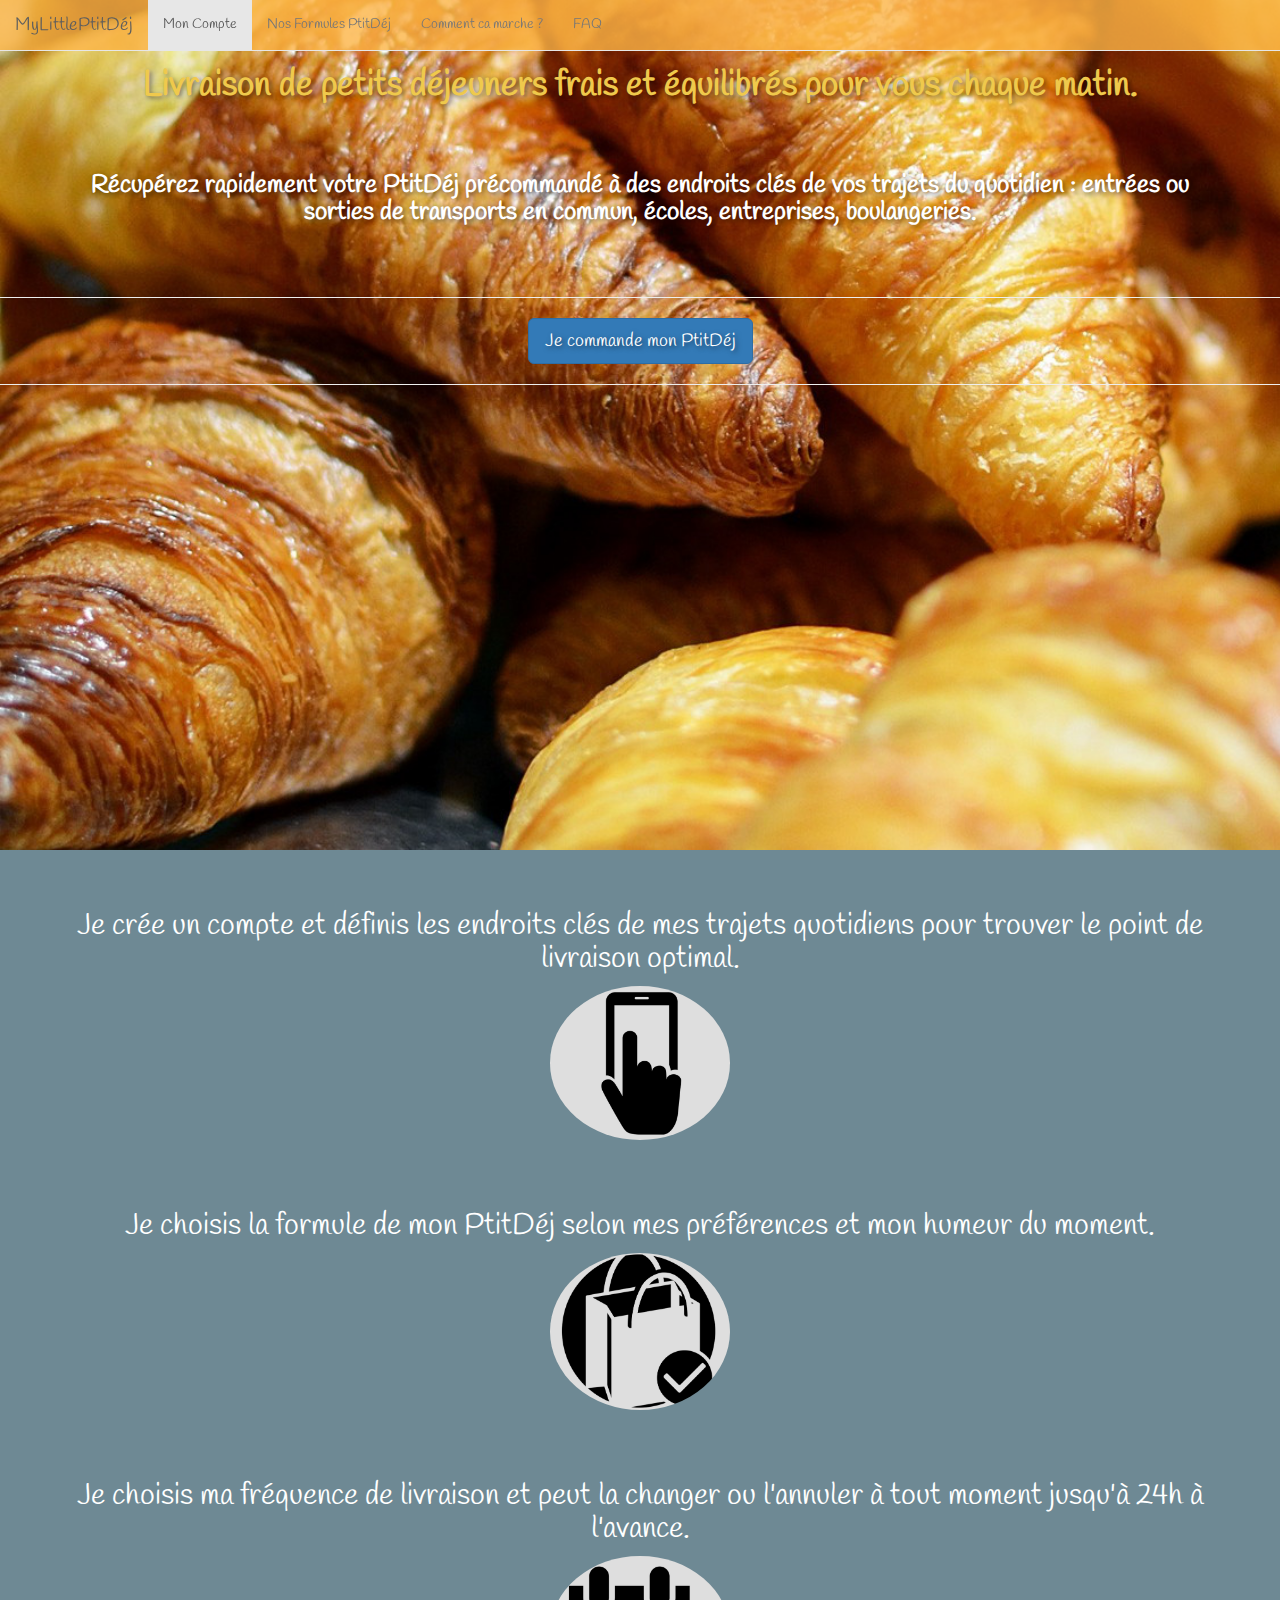
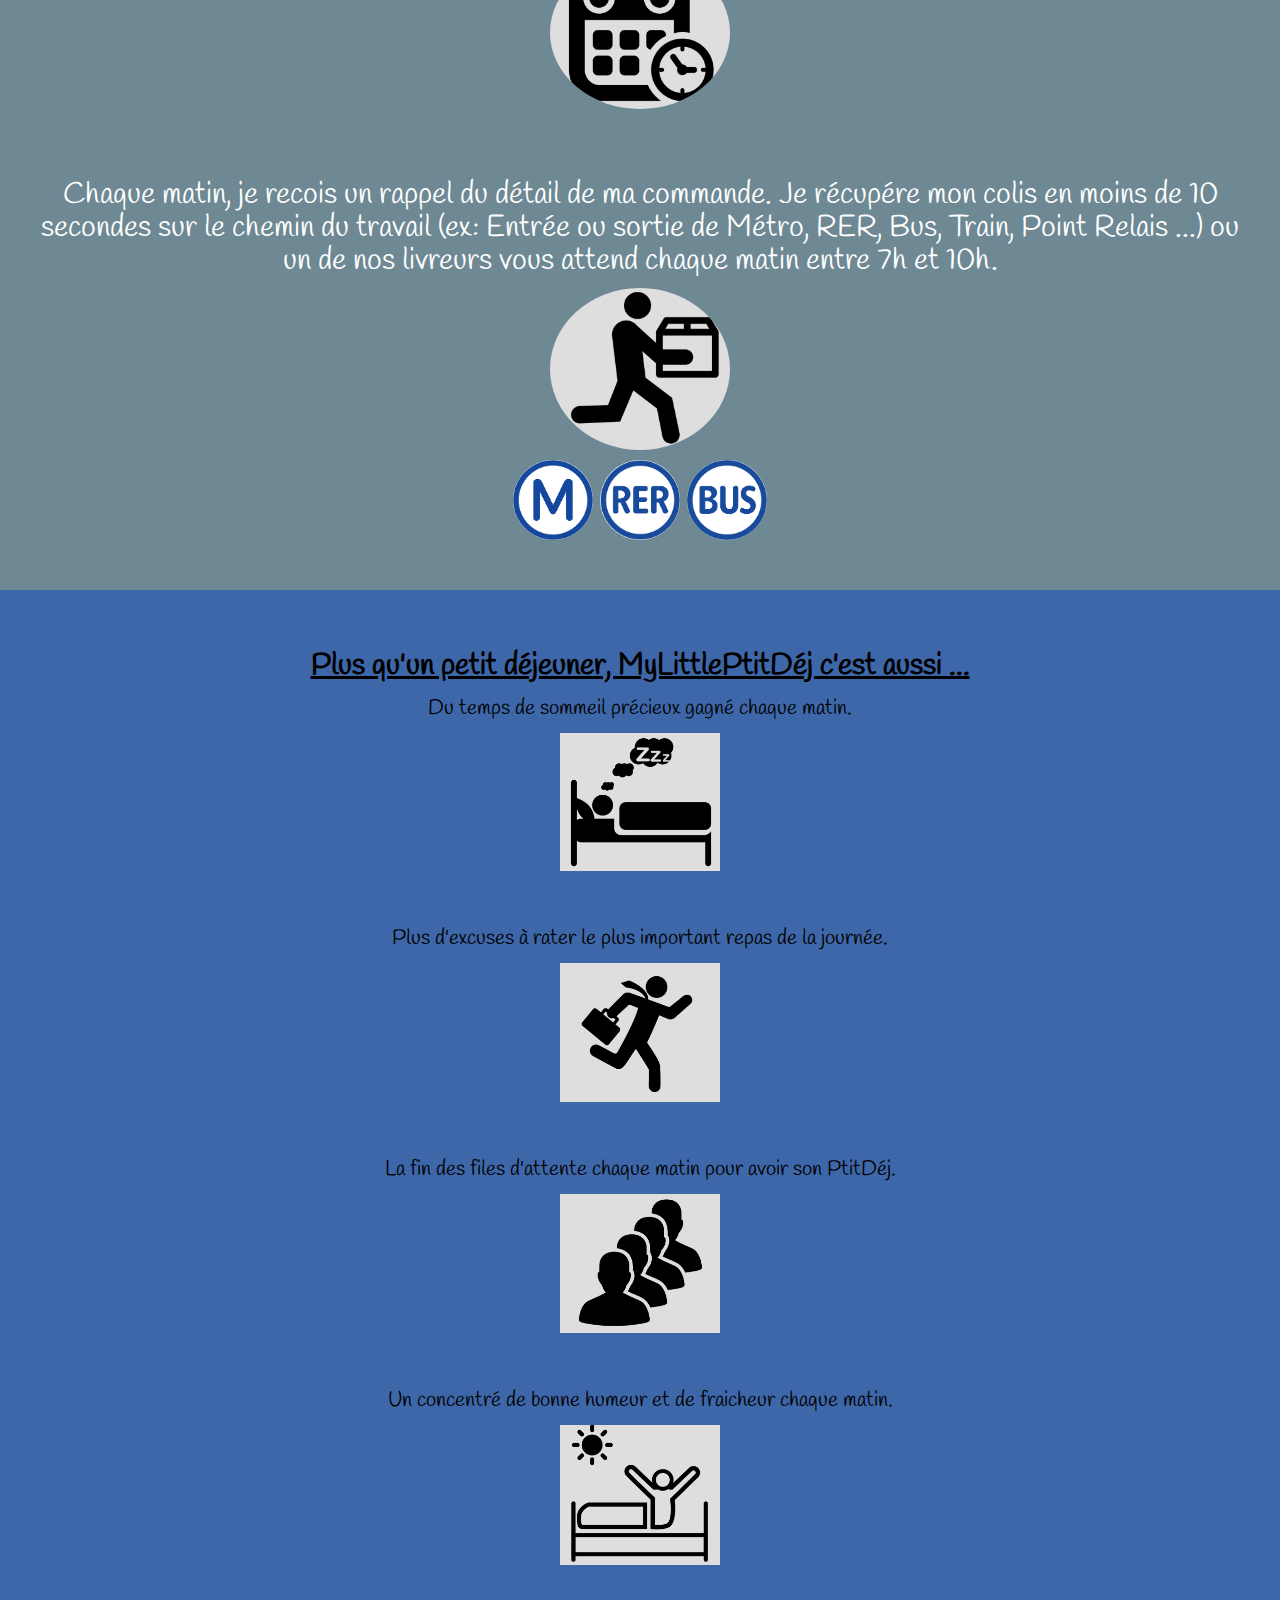
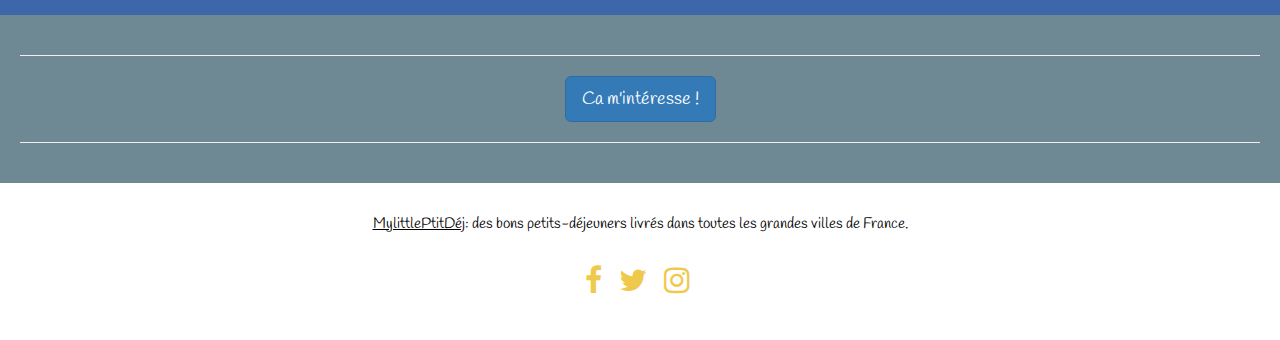
<file: index.html>
<!DOCTYPE html>
<html>
  <head>
    <meta charset="utf-8">
    <meta http-equiv="X-UA-Compatible" content="IE=edge">
    <meta name="viewport" content="width=device-width, initial-scale=1">

    <title> MyLittlePtitDéj - Livraison de PtitDéj sur vos trajets du quotidien </title>

    <link rel="stylesheet" href="https://maxcdn.bootstrapcdn.com/bootstrap/3.2.0/css/bootstrap.min.css">
    <link rel="stylesheet" href="https://maxcdn.bootstrapcdn.com/font-awesome/4.1.0/css/font-awesome.min.css">
    <link href='https://fonts.googleapis.com/css?family=Metal+Mania|Miniver' 
    rel='stylesheet' type='text/css'> 

    <link href='https://fonts.googleapis.com/css?family=Handlee|Lusitana' rel='stylesheet' type='text/css'>

    <link rel="stylesheet" href="https://maxcdn.bootstrapcdn.com/font-awesome/4.4.0/css/font-awesome.min.css">

    <link rel="stylesheet" href="css/style.css">

    <!-- HTML5 Shim and Respond.js IE8 support of HTML5 elements and media queries -->
    <!-- Leave those next 4 lines if you care about users using IE8 -->
    <!--[if lt IE 9]>
      <script src="https://oss.maxcdn.com/html5shiv/3.7.2/html5shiv.min.js"></script>
      <script src="https://oss.maxcdn.com/respond/1.4.2/respond.min.js"></script>
    <![endif]-->
  </head>
  <body>

<nav class="navbar navbar-default navbar-transparent navbar-fixed-top" >
  <div class="container-fluid">
    <!-- Brand and toggle get grouped for better mobile display -->
    <div class="navbar-header">
      <button type="button" class="navbar-toggle collapsed" data-toggle="collapse" data-target="#bs-example-navbar-collapse-1" aria-expanded="false">
        <span class="sr-only">Toggle navigation</span>
        <span class="icon-bar"></span>
        <span class="icon-bar"></span>
        <span class="icon-bar"></span>
      </button>
      <a class="navbar-brand" href="index.html">MyLittlePtitDéj</a>
    </div>

    <!-- Collect the nav links, forms, and other content for toggling -->
    <div class="collapse navbar-collapse" id="bs-example-navbar-collapse-1">
      <ul class="nav navbar-nav">
        <li class="active"><a href="compte.html"> Mon Compte <span class="sr-only">(current)</span></a></li>
        <li><a href="formules.html"> Nos Formules PtitDéj </a></li>
        <li><a href="comment.html"> Comment ca marche ? </a></li>
        <li><a href="faq.html"> FAQ </a></li>
      </ul>

    </div><!-- /.navbar-collapse -->
  </div><!-- /.container-fluid -->
</nav>
   
  <div id="wrapper">

      <h1> 
        <strong>
        
        Livraison de petits déjeuners frais et équilibrés pour vous chaque matin.
       </h1>
        

        <h2>
        Récupérez rapidement votre PtitDéj précommandé à des endroits clés de vos trajets du quotidien : entrées ou sorties de transports en commun, écoles, entreprises, boulangeries. 
        </strong>
      </h2>

      <hr>
<!-- Bouton -->
<div class="text-center"> 
  <a href="#" class="btn btn-primary btn-lg" data-toggle="modal" data-target="#googleForm">
    Je commande mon PtitDéj
  </a>
</div>
<hr>


<!-- Modal -->
<div class="modal fade" id="googleForm" tabindex="-1" role="dialog" aria-labelledby="myModalLabel" aria-hidden="true">
  <div class="modal-dialog">
    <div class="modal-content">
      <div class="modal-header">
        <button type="button" class="close" data-dismiss="modal">    
          <span aria-hidden="true">&times;</span>
          <span class="sr-only">Close</span>
        </button>
      
      </div>
      <div class="modal-body">
        <iframe src="https://docs.google.com/a/edu.escpeurope.eu/forms/d/1CaOHf5HKSIk639AriJfz-B68dnny3dH6Gsuts2WemGc/viewform?embedded=true" width="100%" height="500" frameborder="0" marginheight="0" marginwidth="0">
          Loading...
        </iframe>
      </div>
    </div>
  </div>
</div>


    </div>
<!--
</id>
-->

<div id="process">
  <h2>
  <p>
  Je crée un compte et définis les endroits clés de mes trajets quotidiens pour trouver le point de livraison optimal.
  </p>

  <p>
  <img src="image/phoneordering.png" class="processus" alt="commande par l'appli ou par internet" width=200 px>
  </p>

<div class="spacer">
</div>

  <p>
  Je choisis la formule de mon PtitDéj selon mes préférences et mon humeur du moment.
  </p>

  <p>
  <img src="image/bag.png" class="processus"  alt=" Choix du petit déjeuner" width=200 px>
  </p>

<div class="spacer">
</div>

  <p>
  Je choisis ma fréquence de livraison et peut la changer ou l'annuler à tout moment jusqu'à 24h à l'avance.
  </p>

  <p>
  <img src="image/frequency.png" class="processus" alt="dates et heures de livraison" width=200 px>
  </p>

<div class="spacer">
</div>

  <p>
  Chaque matin, je recois un rappel du détail de ma commande. Je récupére mon colis en moins de 10 secondes sur le chemin du travail (ex: Entrée ou sortie de Métro, RER, Bus, Train, Point Relais ...) ou un de nos livreurs vous attend chaque matin entre 7h et 10h.
  </p>

  <p>
    <img src="image/livraison.png" class="processus" alt="Rappel et réception du colis">
  </p>

  <p>
    <img src="image/metrologo.png" class="transport" alt="Box petit déjeuner">
    <img src="image/rerlogo.png" class="transport" alt="Box petit déjeuner">
    <img src="image/buslogo.png" class="transport" alt="Box petit déjeuner">
  </p>

</div>

<div id="clientNeeds">

    <h2><strong><u>Plus qu'un petit déjeuner, MyLittlePtitDéj c'est aussi ...</u></strong></h2>
    <p>
    Du temps de sommeil précieux gagné chaque matin.
    </p>

    <p>
      <img src="image/sleep.png" width=160 px>
    </p>

<div class="spacer">
</div>

    <p>
    Plus d'excuses à rater le plus important repas de la journée.
    </p>
    <p>
      <img src="image/hurry.png" width=160 px>
    </p>

<div class="spacer">
</div>

    <p>
    La fin des files d'attente chaque matin pour avoir son PtitDéj.
    </p>
     <p>
      <img src="image/queue.png" width=160 px>
    </p>

    <div class="spacer">
</div>

<p>
     Un concentré de bonne humeur et de fraicheur chaque matin.
    </p>
     <p>
      <img src="image/wakeup.png" width=160 px>
    </p>

</div>

<div id="formulaire">

<!--

  <form class="form-inline">
    <div class="form-group">
      <label for="exampleInputName2"> Email</label>
      <input type="email" class="form-control" id="exampleInputEmail2" placeholder="jean.dupont@hotmail.fr">
    </div>
    <div class="form-group">
      <label for="exampleInputEmail2">Numéro de téléphone</label>
      <input type="text" class="form-control" id="exampleInputName2" placeholder="06********">
    </div>
  </form>

-->


<!--
<button type="submit" class="btn btn-primary" data-toggle="modal" data-target="#googleForm"> 
  Informez moi du lancement de MyLittlePtitDéj !</button>
-->


<hr>
<!-- Bouton -->
<div class="text-center"> 
  <a href="#" class="btn btn-primary btn-lg" data-toggle="modal" data-target="#googleForm">
    Ca m'intéresse !
  </a>
</div>
<hr>


<!-- Modal -->
<div class="modal fade" id="googleForm" tabindex="-1" role="dialog" aria-labelledby="myModalLabel" aria-hidden="true">
  <div class="modal-dialog">
    <div class="modal-content">
      <div class="modal-header">
        <button type="button" class="close" data-dismiss="modal">    
          <span aria-hidden="true">&times;</span>
          <span class="sr-only">Close</span>
        </button>
      
      </div>
      <div class="modal-body">
        <iframe src="https://docs.google.com/a/edu.escpeurope.eu/forms/d/1CaOHf5HKSIk639AriJfz-B68dnny3dH6Gsuts2WemGc/viewform?embedded=true" width="100%" height="500" frameborder="0" marginheight="0" marginwidth="0">
          Loading...
        </iframe>
      </div>
    </div>
  </div>
</div>



</div>

<div id="contact">
 
  <div class="container">
    <div class="row">
     

      <div class="col-xs-12">

            <p class="text-center">
              <u>MylittlePtitDéj</u>: des bons petits-déjeuners livrés dans toutes les grandes villes de France.
            </p>

          </div>

          <div class="col-xs-12">
            
            <h2>
            <ul class="list-inline">
              <li>
               <a href="https://facebook.com/mylittleptitdej">
                  <i class="fa fa-facebook"></i>
                
                </a>
              </li>
              <li>
               <a href="https://twitter.com/Mylittleptitdej">
                  <i class="fa fa-twitter"></i>
                </a>
              </li>
              <li>
                <a href="">
                  <i class="fa fa-instagram"></i>
                </a>
              </li>
               </ul>
               </h2>
               </div>
        
      </div>
</div>
</h2>

    <!-- TODO: Here goes your content! -->

    <!-- Including Bootstrap JS (with its jQuery dependency) so that dynamic components work -->
    <script src="https://ajax.googleapis.com/ajax/libs/jquery/1.11.1/jquery.min.js"></script>
    <script src="https://maxcdn.bootstrapcdn.com/bootstrap/3.2.0/js/bootstrap.min.js"></script>
  </body>
</html>
</file>
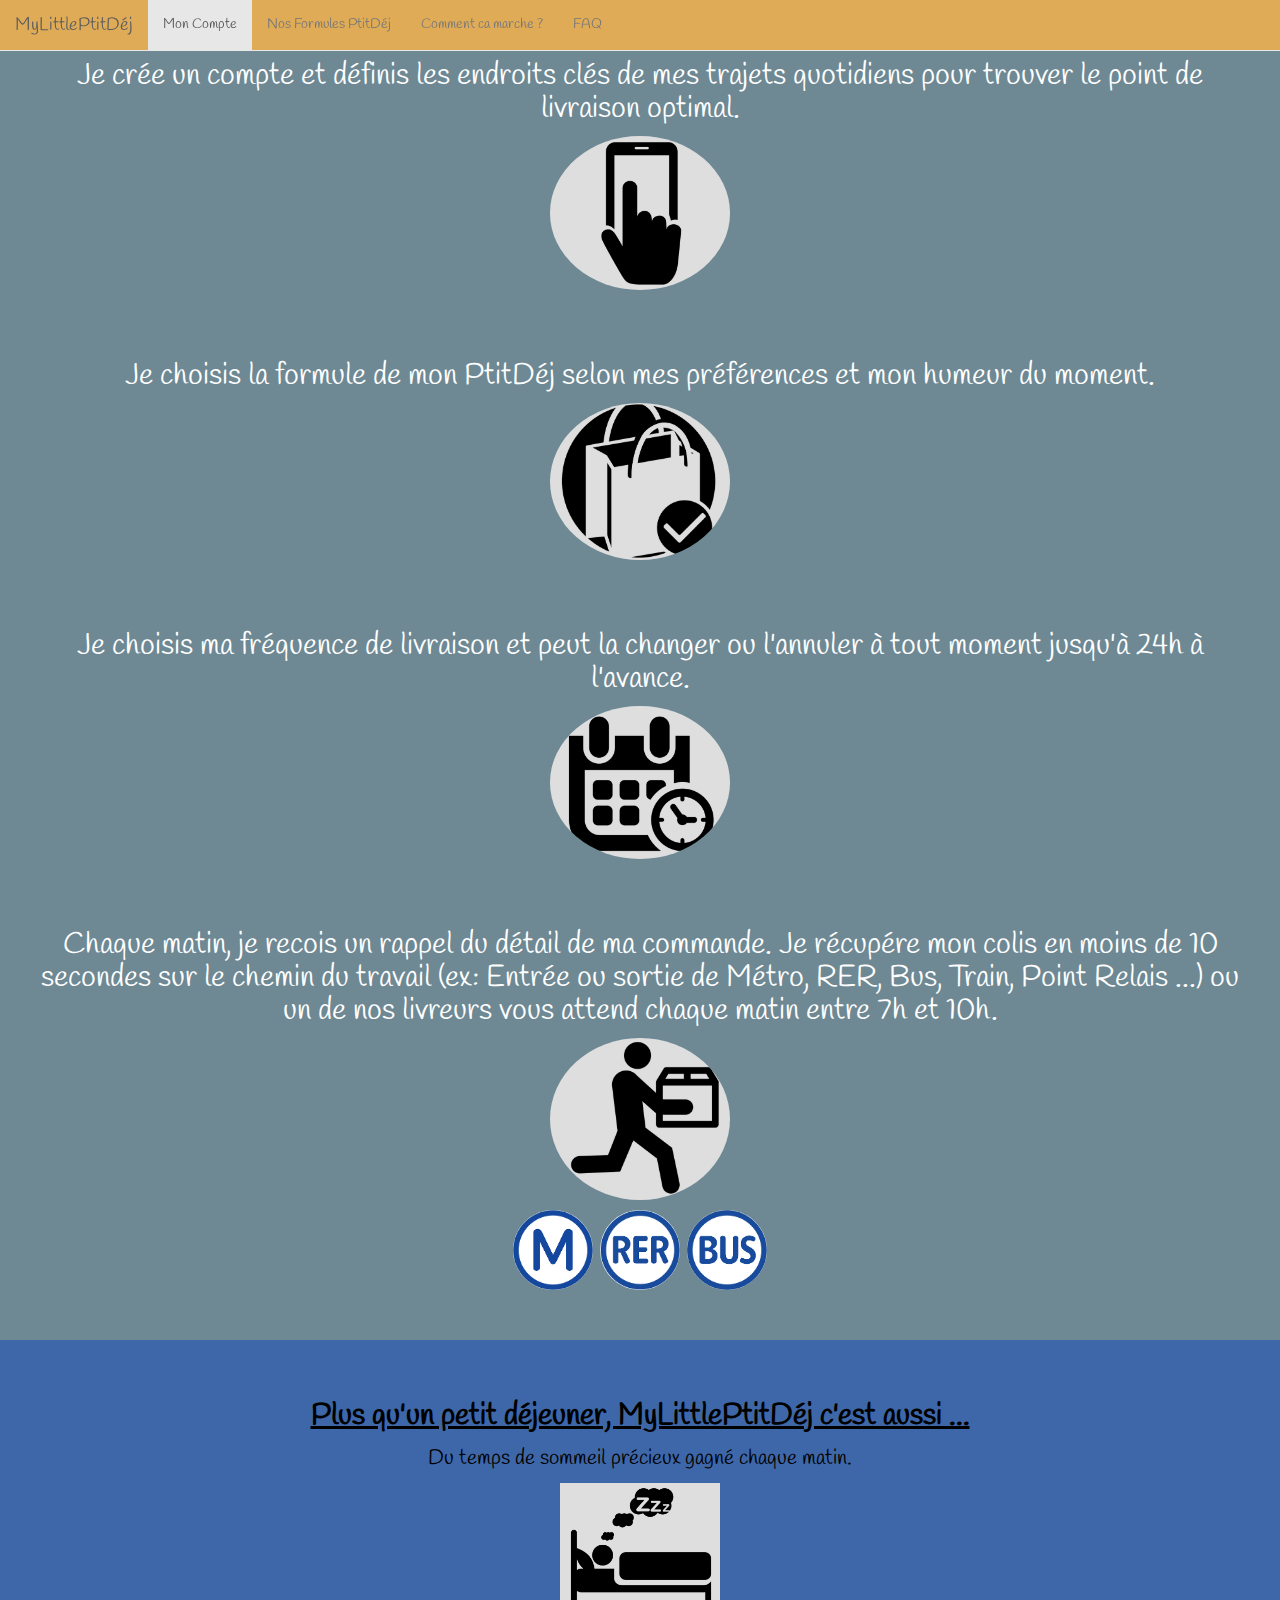
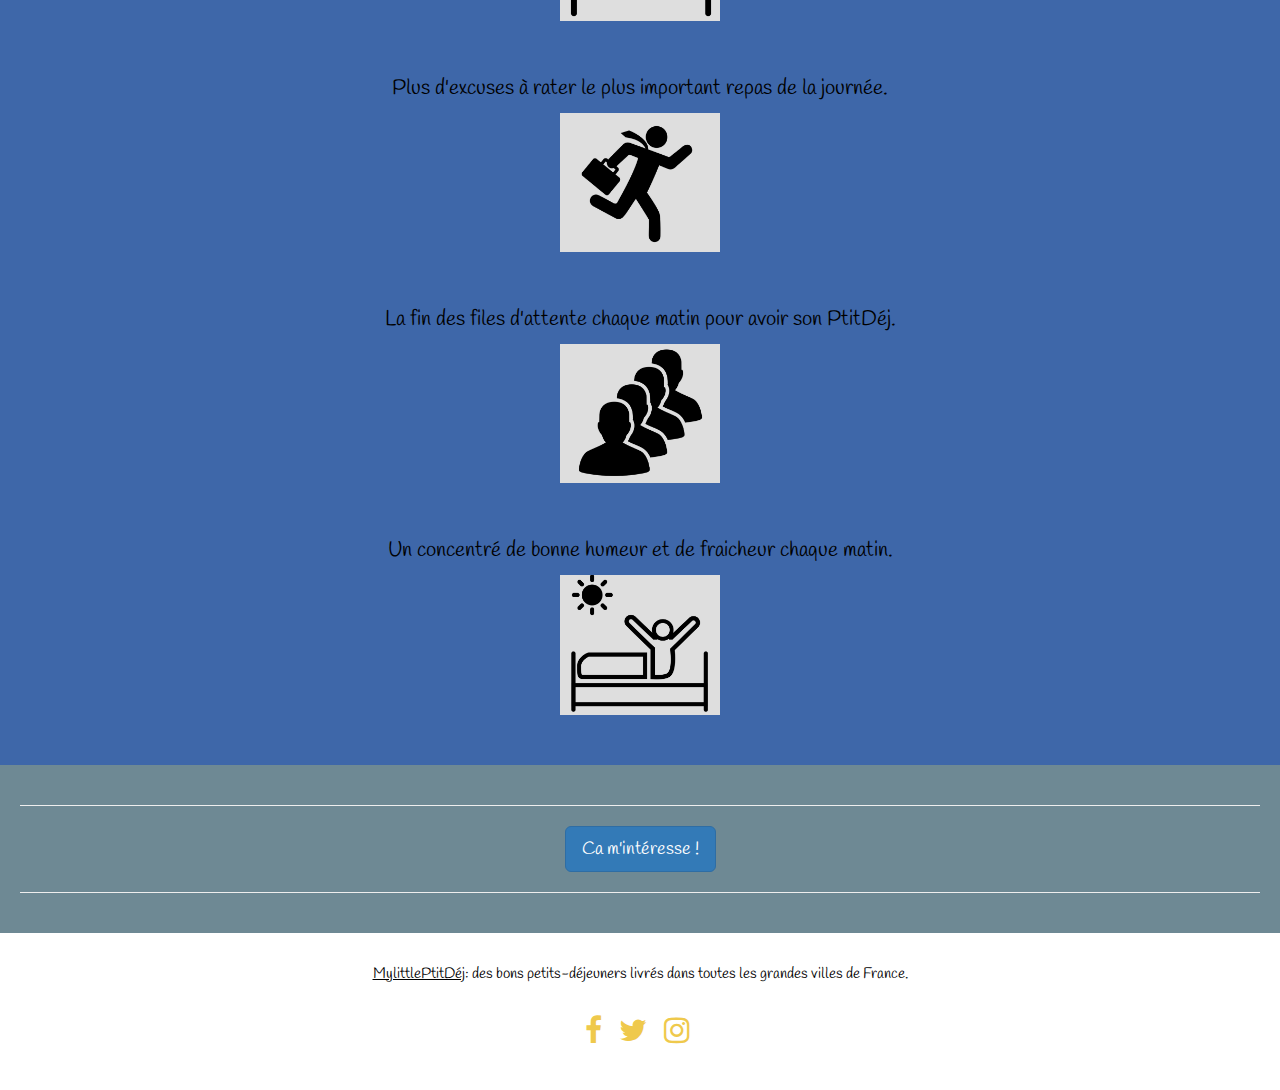
<file: comment.html>
<!DOCTYPE html>
<html>
  <head>
    <meta charset="utf-8">
    <meta http-equiv="X-UA-Compatible" content="IE=edge">
    <meta name="viewport" content="width=device-width, initial-scale=1">

    <title> MyLittlePtitDéj - Livraison de PtitDéj sur vos trajets du quotidien </title>

    <link rel="stylesheet" href="https://maxcdn.bootstrapcdn.com/bootstrap/3.2.0/css/bootstrap.min.css">
    <link rel="stylesheet" href="https://maxcdn.bootstrapcdn.com/font-awesome/4.1.0/css/font-awesome.min.css">
    <link href='https://fonts.googleapis.com/css?family=Metal+Mania|Miniver' 
    rel='stylesheet' type='text/css'> 

    <link href='https://fonts.googleapis.com/css?family=Handlee|Lusitana' rel='stylesheet' type='text/css'>

    <link rel="stylesheet" href="https://maxcdn.bootstrapcdn.com/font-awesome/4.4.0/css/font-awesome.min.css">

    <link rel="stylesheet" href="css/style.css">

    <!-- HTML5 Shim and Respond.js IE8 support of HTML5 elements and media queries -->
    <!-- Leave those next 4 lines if you care about users using IE8 -->
    <!--[if lt IE 9]>
      <script src="https://oss.maxcdn.com/html5shiv/3.7.2/html5shiv.min.js"></script>
      <script src="https://oss.maxcdn.com/respond/1.4.2/respond.min.js"></script>
    <![endif]-->
  </head>
  <body>

<nav class="navbar navbar-default navbar-transparent navbar-fixed-top" >
  <div class="container-fluid">
    <!-- Brand and toggle get grouped for better mobile display -->
    <div class="navbar-header">
      <button type="button" class="navbar-toggle collapsed" data-toggle="collapse" data-target="#bs-example-navbar-collapse-1" aria-expanded="false">
        <span class="sr-only">Toggle navigation</span>
        <span class="icon-bar"></span>
        <span class="icon-bar"></span>
        <span class="icon-bar"></span>
      </button>
      <a class="navbar-brand" href="index.html">MyLittlePtitDéj</a>
    </div>

    <!-- Collect the nav links, forms, and other content for toggling -->
    <div class="collapse navbar-collapse" id="bs-example-navbar-collapse-1">
      <ul class="nav navbar-nav">
        <li class="active"><a href="compte.html"> Mon Compte <span class="sr-only">(current)</span></a></li>
        <li><a href="formules.html"> Nos Formules PtitDéj </a></li>
        <li><a href="comment.html"> Comment ca marche ? </a></li>
        <li><a href="faq.html"> FAQ </a></li>
      </ul>

    </div><!-- /.navbar-collapse -->
  </div><!-- /.container-fluid -->
</nav>
   
  


    </div>
<!--
</id>
-->

<div id="process">
  <h2>
  <p>
  Je crée un compte et définis les endroits clés de mes trajets quotidiens pour trouver le point de livraison optimal.
  </p>

  <p>
  <img src="image/phoneordering.png" class="processus" alt="commande par l'appli ou par internet" width=200 px>
  </p>

<div class="spacer">
</div>

  <p>
  Je choisis la formule de mon PtitDéj selon mes préférences et mon humeur du moment.
  </p>

  <p>
  <img src="image/bag.png" class="processus"  alt=" Choix du petit déjeuner" width=200 px>
  </p>

<div class="spacer">
</div>

  <p>
  Je choisis ma fréquence de livraison et peut la changer ou l'annuler à tout moment jusqu'à 24h à l'avance.
  </p>

  <p>
  <img src="image/frequency.png" class="processus" alt="dates et heures de livraison" width=200 px>
  </p>

<div class="spacer">
</div>

  <p>
  Chaque matin, je recois un rappel du détail de ma commande. Je récupére mon colis en moins de 10 secondes sur le chemin du travail (ex: Entrée ou sortie de Métro, RER, Bus, Train, Point Relais ...) ou un de nos livreurs vous attend chaque matin entre 7h et 10h.
  </p>

  <p>
    <img src="image/livraison.png" class="processus" alt="Rappel et réception du colis">
  </p>

  <p>
    <img src="image/metrologo.png" class="transport" alt="Box petit déjeuner">
    <img src="image/rerlogo.png" class="transport" alt="Box petit déjeuner">
    <img src="image/buslogo.png" class="transport" alt="Box petit déjeuner">
  </p>

</div>

<div id="clientNeeds">

    <h2><strong><u>Plus qu'un petit déjeuner, MyLittlePtitDéj c'est aussi ...</u></strong></h2>
    <p>
    Du temps de sommeil précieux gagné chaque matin.
    </p>

    <p>
      <img src="image/sleep.png" width=160 px>
    </p>

<div class="spacer">
</div>

    <p>
    Plus d'excuses à rater le plus important repas de la journée.
    </p>
    <p>
      <img src="image/hurry.png" width=160 px>
    </p>

<div class="spacer">
</div>

    <p>
    La fin des files d'attente chaque matin pour avoir son PtitDéj.
    </p>
     <p>
      <img src="image/queue.png" width=160 px>
    </p>

    <div class="spacer">
</div>

<p>
     Un concentré de bonne humeur et de fraicheur chaque matin.
    </p>
     <p>
      <img src="image/wakeup.png" width=160 px>
    </p>

</div>

<div id="formulaire">

<!--

  <form class="form-inline">
    <div class="form-group">
      <label for="exampleInputName2"> Email</label>
      <input type="email" class="form-control" id="exampleInputEmail2" placeholder="jean.dupont@hotmail.fr">
    </div>
    <div class="form-group">
      <label for="exampleInputEmail2">Numéro de téléphone</label>
      <input type="text" class="form-control" id="exampleInputName2" placeholder="06********">
    </div>
  </form>

-->


<!--
<button type="submit" class="btn btn-primary" data-toggle="modal" data-target="#googleForm"> 
  Informez moi du lancement de MyLittlePtitDéj !</button>
-->


<hr>
<!-- Bouton -->
<div class="text-center"> 
  <a href="#" class="btn btn-primary btn-lg" data-toggle="modal" data-target="#googleForm">
    Ca m'intéresse !
  </a>
</div>
<hr>


<!-- Modal -->
<div class="modal fade" id="googleForm" tabindex="-1" role="dialog" aria-labelledby="myModalLabel" aria-hidden="true">
  <div class="modal-dialog">
    <div class="modal-content">
      <div class="modal-header">
        <button type="button" class="close" data-dismiss="modal">    
          <span aria-hidden="true">&times;</span>
          <span class="sr-only">Close</span>
        </button>
      
      </div>
      <div class="modal-body">
        <iframe src="https://docs.google.com/a/edu.escpeurope.eu/forms/d/1CaOHf5HKSIk639AriJfz-B68dnny3dH6Gsuts2WemGc/viewform?embedded=true" width="100%" height="500" frameborder="0" marginheight="0" marginwidth="0">
          Loading...
        </iframe>
      </div>
    </div>
  </div>
</div>



</div>

<div id="contact">
 
  <div class="container">
    <div class="row">
     

      <div class="col-xs-12">

            <p class="text-center">
              <u>MylittlePtitDéj</u>: des bons petits-déjeuners livrés dans toutes les grandes villes de France.
            </p>

          </div>

          <div class="col-xs-12">
            
            <h2>
            <ul class="list-inline">
              <li>
               <a href="https://facebook.com/mylittleptitdej">
                  <i class="fa fa-facebook"></i>
                
                </a>
              </li>
              <li>
               <a href="https://twitter.com/Mylittleptitdej">
                  <i class="fa fa-twitter"></i>
                </a>
              </li>
              <li>
                <a href="">
                  <i class="fa fa-instagram"></i>
                </a>
              </li>
               </ul>
               </h2>
               </div>
        
      </div>
</div>
</h2>

    <!-- TODO: Here goes your content! -->

    <!-- Including Bootstrap JS (with its jQuery dependency) so that dynamic components work -->
    <script src="https://ajax.googleapis.com/ajax/libs/jquery/1.11.1/jquery.min.js"></script>
    <script src="https://maxcdn.bootstrapcdn.com/bootstrap/3.2.0/js/bootstrap.min.js"></script>
  </body>
</html>
</file>
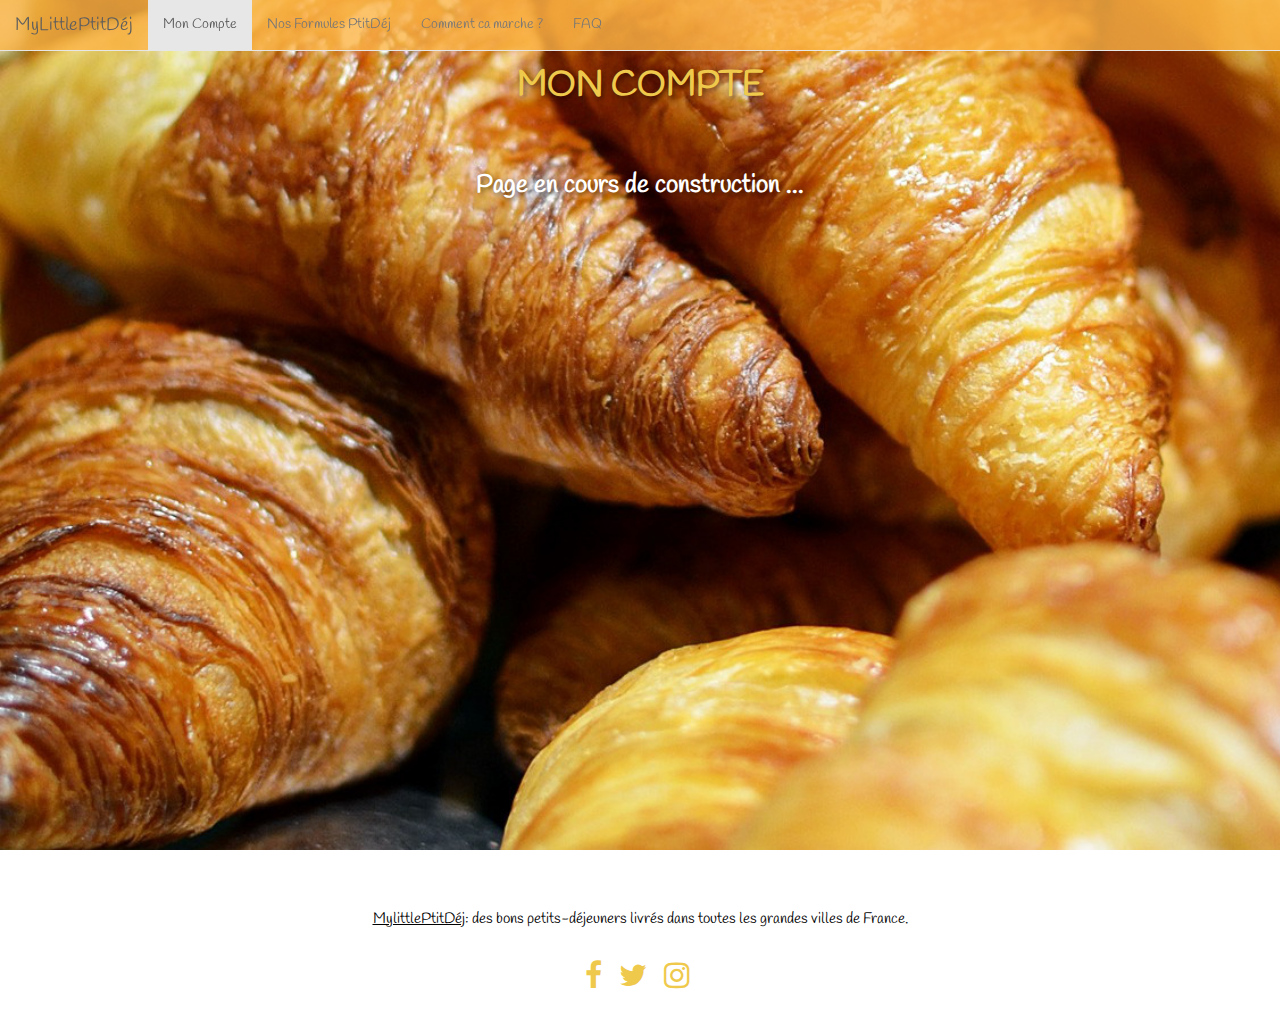
<file: compte.html>
<!DOCTYPE html>
<html>
  <head>
    <meta charset="utf-8">
    <meta http-equiv="X-UA-Compatible" content="IE=edge">
    <meta name="viewport" content="width=device-width, initial-scale=1">

    <title> MyLittlePtitDéj - Livraison de PtitDéj sur vos trajets du quotidien </title>

    <link rel="stylesheet" href="https://maxcdn.bootstrapcdn.com/bootstrap/3.2.0/css/bootstrap.min.css">
    <link rel="stylesheet" href="https://maxcdn.bootstrapcdn.com/font-awesome/4.1.0/css/font-awesome.min.css">
    <link href='https://fonts.googleapis.com/css?family=Metal+Mania|Miniver' 
    rel='stylesheet' type='text/css'> 

    <link href='https://fonts.googleapis.com/css?family=Handlee|Lusitana' rel='stylesheet' type='text/css'>

    <link rel="stylesheet" href="https://maxcdn.bootstrapcdn.com/font-awesome/4.4.0/css/font-awesome.min.css">

    <link rel="stylesheet" href="css/style.css">

    <!-- HTML5 Shim and Respond.js IE8 support of HTML5 elements and media queries -->
    <!-- Leave those next 4 lines if you care about users using IE8 -->
    <!--[if lt IE 9]>
      <script src="https://oss.maxcdn.com/html5shiv/3.7.2/html5shiv.min.js"></script>
      <script src="https://oss.maxcdn.com/respond/1.4.2/respond.min.js"></script>
    <![endif]-->
  </head>
  <body>

<nav class="navbar navbar-default navbar-transparent navbar-fixed-top" >
  <div class="container-fluid">
    <!-- Brand and toggle get grouped for better mobile display -->
    <div class="navbar-header">
      <button type="button" class="navbar-toggle collapsed" data-toggle="collapse" data-target="#bs-example-navbar-collapse-1" aria-expanded="false">
        <span class="sr-only">Toggle navigation</span>
        <span class="icon-bar"></span>
        <span class="icon-bar"></span>
        <span class="icon-bar"></span>
      </button>
      <a class="navbar-brand" href="index.html">MyLittlePtitDéj</a>
    </div>

    <!-- Collect the nav links, forms, and other content for toggling -->
    <div class="collapse navbar-collapse" id="bs-example-navbar-collapse-1">
      <ul class="nav navbar-nav">
        <li class="active"><a href="compte.html"> Mon Compte <span class="sr-only">(current)</span></a></li>
        <li><a href="formules.html"> Nos Formules PtitDéj </a></li>
        <li><a href="comment.html"> Comment ca marche ? </a></li>
        <li><a href="faq.html"> FAQ </a></li>
      </ul>

    </div><!-- /.navbar-collapse -->
  </div><!-- /.container-fluid -->
</nav>
   
  <div id="wrapper">

      <h1> 
        <strong>
        
        MON COMPTE
       </h1>
        

        <h2>
        Page en cours de construction ...
        </strong>
      </h2>



    </div>
<!--
</id>
-->





<div class="spacer">
</div>


<div id="contact">
 
  <div class="container">
    <div class="row">
     

      <div class="col-xs-12">

            <p class="text-center">
              <u>MylittlePtitDéj</u>: des bons petits-déjeuners livrés dans toutes les grandes villes de France.
            </p>

          </div>

          <div class="col-xs-12">
            
            <h2>
            <ul class="list-inline">
              <li>
               <a href="https://facebook.com/mylittleptitdej">
                  <i class="fa fa-facebook"></i>
                
                </a>
              </li>
              <li>
               <a href="https://twitter.com/Mylittleptitdej">
                  <i class="fa fa-twitter"></i>
                </a>
              </li>
              <li>
                <a href="">
                  <i class="fa fa-instagram"></i>
                </a>
              </li>
               </ul>
               </h2>
               </div>
        
      </div>
</div>
</h2>

    <!-- TODO: Here goes your content! -->

    <!-- Including Bootstrap JS (with its jQuery dependency) so that dynamic components work -->
    <script src="https://ajax.googleapis.com/ajax/libs/jquery/1.11.1/jquery.min.js"></script>
    <script src="https://maxcdn.bootstrapcdn.com/bootstrap/3.2.0/js/bootstrap.min.js"></script>
  </body>
</html>
</file>
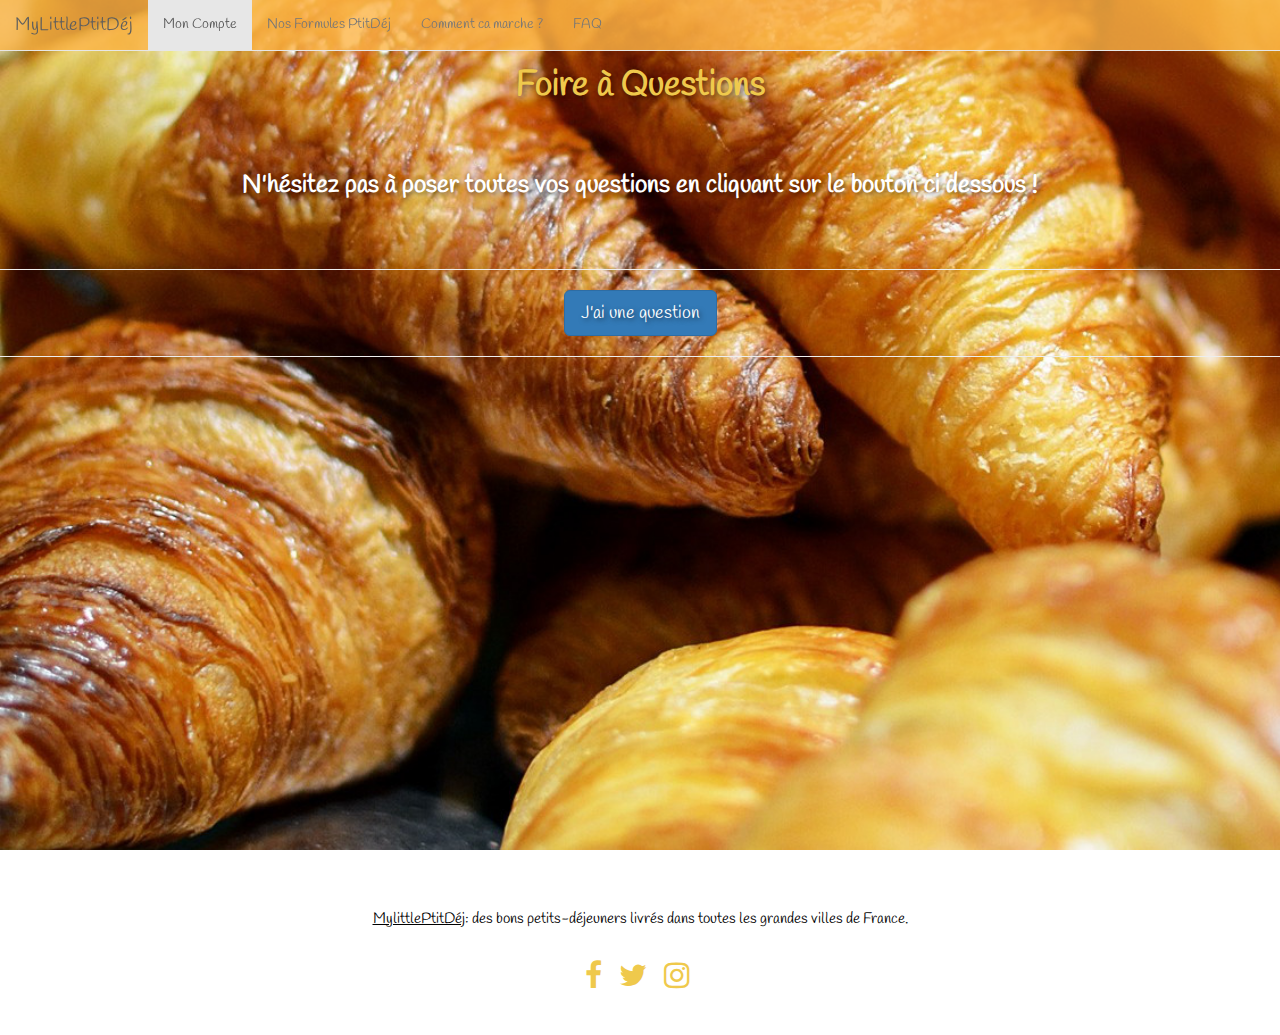
<file: faq.html>
<!DOCTYPE html>
<html>
  <head>
    <meta charset="utf-8">
    <meta http-equiv="X-UA-Compatible" content="IE=edge">
    <meta name="viewport" content="width=device-width, initial-scale=1">

    <title> MyLittlePtitDéj - Livraison de PtitDéj sur vos trajets du quotidien </title>

    <link rel="stylesheet" href="https://maxcdn.bootstrapcdn.com/bootstrap/3.2.0/css/bootstrap.min.css">
    <link rel="stylesheet" href="https://maxcdn.bootstrapcdn.com/font-awesome/4.1.0/css/font-awesome.min.css">
    <link href='https://fonts.googleapis.com/css?family=Metal+Mania|Miniver' 
    rel='stylesheet' type='text/css'> 

    <link href='https://fonts.googleapis.com/css?family=Handlee|Lusitana' rel='stylesheet' type='text/css'>

    <link rel="stylesheet" href="https://maxcdn.bootstrapcdn.com/font-awesome/4.4.0/css/font-awesome.min.css">

    <link rel="stylesheet" href="css/style.css">

    <!-- HTML5 Shim and Respond.js IE8 support of HTML5 elements and media queries -->
    <!-- Leave those next 4 lines if you care about users using IE8 -->
    <!--[if lt IE 9]>
      <script src="https://oss.maxcdn.com/html5shiv/3.7.2/html5shiv.min.js"></script>
      <script src="https://oss.maxcdn.com/respond/1.4.2/respond.min.js"></script>
    <![endif]-->
  </head>
  <body>

<nav class="navbar navbar-default navbar-transparent navbar-fixed-top" >
  <div class="container-fluid">
    <!-- Brand and toggle get grouped for better mobile display -->
    <div class="navbar-header">
      <button type="button" class="navbar-toggle collapsed" data-toggle="collapse" data-target="#bs-example-navbar-collapse-1" aria-expanded="false">
        <span class="sr-only">Toggle navigation</span>
        <span class="icon-bar"></span>
        <span class="icon-bar"></span>
        <span class="icon-bar"></span>
      </button>
      <a class="navbar-brand" href="index.html">MyLittlePtitDéj</a>
    </div>

    <!-- Collect the nav links, forms, and other content for toggling -->
    <div class="collapse navbar-collapse" id="bs-example-navbar-collapse-1">
      <ul class="nav navbar-nav">
        <li class="active"><a href="#"> Mon Compte <span class="sr-only">(current)</span></a></li>
        <li><a href="#"> Nos Formules PtitDéj </a></li>
        <li><a href="comment.html"> Comment ca marche ? </a></li>
        <li><a href="faq.html"> FAQ </a></li>
      </ul>

    </div><!-- /.navbar-collapse -->
  </div><!-- /.container-fluid -->
</nav>
   
  <div id="wrapper">

      <h1> 
        <strong>
        
        Foire à Questions
       </h1>
        

        <h2>
        N'hésitez pas à poser toutes vos questions en cliquant sur le bouton ci dessous !
        </strong>
      </h2>

      <hr>
<!-- Bouton -->
<div class="text-center"> 
  <a href="#" class="btn btn-primary btn-lg" data-toggle="modal" data-target="#googleForm">
    J'ai une question
  </a>
</div>
<hr>


<!-- Modal -->
<div class="modal fade" id="googleForm" tabindex="-1" role="dialog" aria-labelledby="myModalLabel" aria-hidden="true">
  <div class="modal-dialog">
    <div class="modal-content">
      <div class="modal-header">
        <button type="button" class="close" data-dismiss="modal">    
          <span aria-hidden="true">&times;</span>
          <span class="sr-only">Close</span>
        </button>
      
      </div>
      <div class="modal-body">

        <iframe src="https://docs.google.com/forms/d/1FjZuEcB8kSTT-faEuMr9yoaUA2TmJbi6MLWsFpXOYZ0/viewform?embedded=true" width="100%" height="500" frameborder="0" marginheight="0" marginwidth="0">
          Loading...
        </iframe>
      </div>
    </div>
  </div>
</div>


    </div>
<!--
</id>
-->





<div class="spacer">
</div>


<div id="contact">
 
  <div class="container">
    <div class="row">
     

      <div class="col-xs-12">

            <p class="text-center">
              <u>MylittlePtitDéj</u>: des bons petits-déjeuners livrés dans toutes les grandes villes de France.
            </p>

          </div>

          <div class="col-xs-12">
            
            <h2>
            <ul class="list-inline">
              <li>
               <a href="https://facebook.com/mylittleptitdej">
                  <i class="fa fa-facebook"></i>
                
                </a>
              </li>
              <li>
               <a href="https://twitter.com/Mylittleptitdej">
                  <i class="fa fa-twitter"></i>
                </a>
              </li>
              <li>
                <a href="">
                  <i class="fa fa-instagram"></i>
                </a>
              </li>
               </ul>
               </h2>
               </div>
        
      </div>
</div>
</h2>

    <!-- TODO: Here goes your content! -->

    <!-- Including Bootstrap JS (with its jQuery dependency) so that dynamic components work -->
    <script src="https://ajax.googleapis.com/ajax/libs/jquery/1.11.1/jquery.min.js"></script>
    <script src="https://maxcdn.bootstrapcdn.com/bootstrap/3.2.0/js/bootstrap.min.js"></script>
  </body>
</html>
</file>
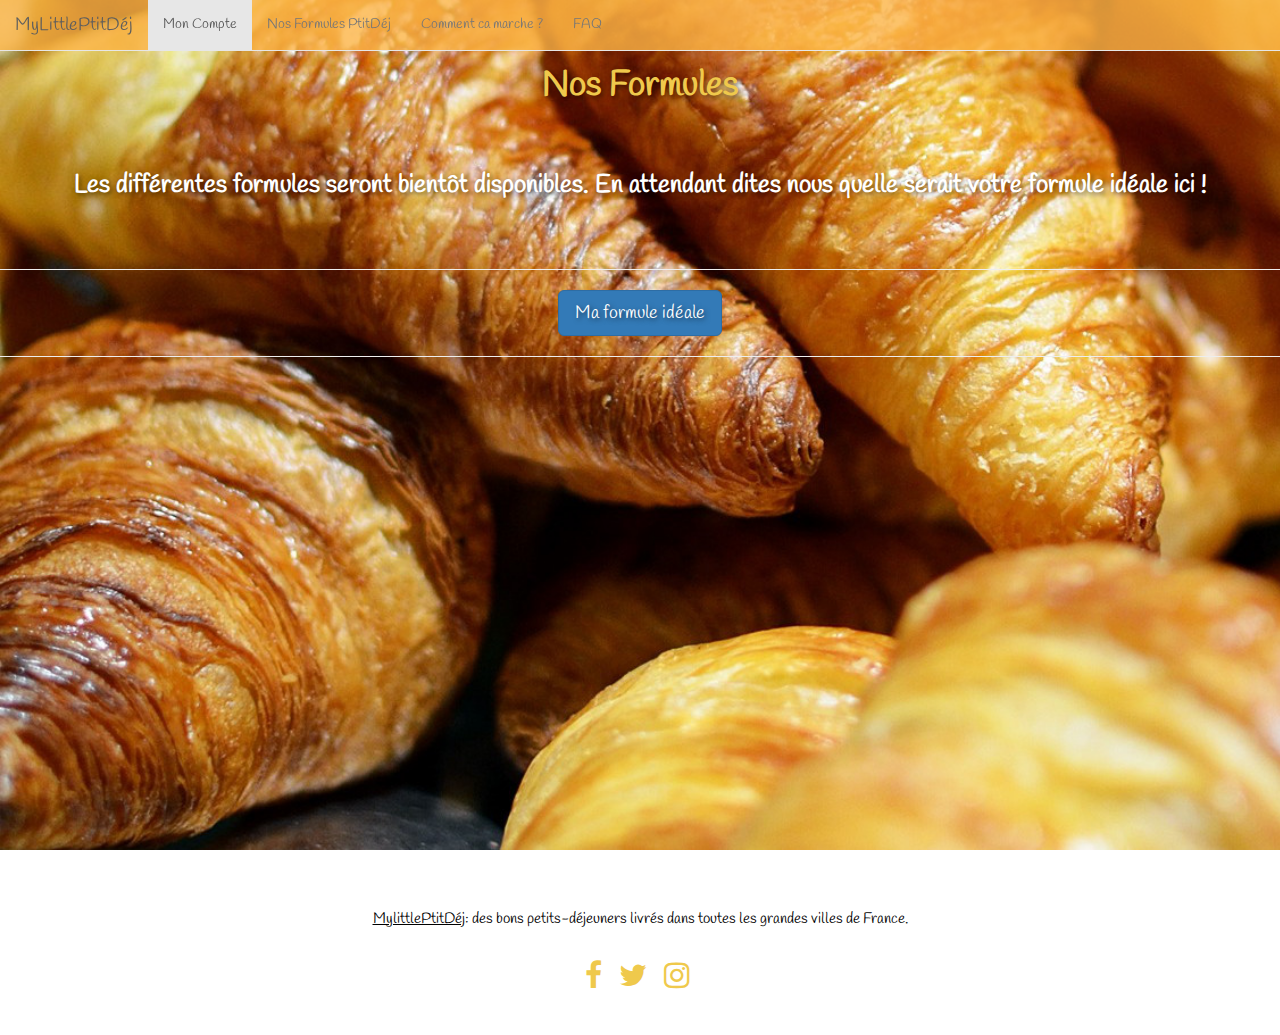
<file: formules.html>
<!DOCTYPE html>
<html>
  <head>
    <meta charset="utf-8">
    <meta http-equiv="X-UA-Compatible" content="IE=edge">
    <meta name="viewport" content="width=device-width, initial-scale=1">

    <title> MyLittlePtitDéj - Livraison de PtitDéj sur vos trajets du quotidien </title>

    <link rel="stylesheet" href="https://maxcdn.bootstrapcdn.com/bootstrap/3.2.0/css/bootstrap.min.css">
    <link rel="stylesheet" href="https://maxcdn.bootstrapcdn.com/font-awesome/4.1.0/css/font-awesome.min.css">
    <link href='https://fonts.googleapis.com/css?family=Metal+Mania|Miniver' 
    rel='stylesheet' type='text/css'> 

    <link href='https://fonts.googleapis.com/css?family=Handlee|Lusitana' rel='stylesheet' type='text/css'>

    <link rel="stylesheet" href="https://maxcdn.bootstrapcdn.com/font-awesome/4.4.0/css/font-awesome.min.css">

    <link rel="stylesheet" href="css/style.css">

    <!-- HTML5 Shim and Respond.js IE8 support of HTML5 elements and media queries -->
    <!-- Leave those next 4 lines if you care about users using IE8 -->
    <!--[if lt IE 9]>
      <script src="https://oss.maxcdn.com/html5shiv/3.7.2/html5shiv.min.js"></script>
      <script src="https://oss.maxcdn.com/respond/1.4.2/respond.min.js"></script>
    <![endif]-->
  </head>
  <body>

<nav class="navbar navbar-default navbar-transparent navbar-fixed-top" >
  <div class="container-fluid">
    <!-- Brand and toggle get grouped for better mobile display -->
    <div class="navbar-header">
      <button type="button" class="navbar-toggle collapsed" data-toggle="collapse" data-target="#bs-example-navbar-collapse-1" aria-expanded="false">
        <span class="sr-only">Toggle navigation</span>
        <span class="icon-bar"></span>
        <span class="icon-bar"></span>
        <span class="icon-bar"></span>
      </button>
      <a class="navbar-brand" href="index.html">MyLittlePtitDéj</a>
    </div>

    <!-- Collect the nav links, forms, and other content for toggling -->
    <div class="collapse navbar-collapse" id="bs-example-navbar-collapse-1">
      <ul class="nav navbar-nav">
        <li class="active"><a href="compte.html"> Mon Compte <span class="sr-only">(current)</span></a></li>
        <li><a href="formules.html"> Nos Formules PtitDéj </a></li>
        <li><a href="comment.html"> Comment ca marche ? </a></li>
        <li><a href="faq.html"> FAQ </a></li>
      </ul>

    </div><!-- /.navbar-collapse -->
  </div><!-- /.container-fluid -->
</nav>
   
  <div id="wrapper">

      <h1> 
        <strong>
        
        Nos Formules
       </h1>
        

        <h2>
        Les différentes formules seront bientôt disponibles. En attendant dites nous quelle serait votre formule idéale ici !
        </strong>
      </h2>

      <hr>
<!-- Bouton -->
<div class="text-center"> 
  <a href="#" class="btn btn-primary btn-lg" data-toggle="modal" data-target="#googleForm">
    Ma formule idéale
  </a>
</div>
<hr>


<!-- Modal -->
<div class="modal fade" id="googleForm" tabindex="-1" role="dialog" aria-labelledby="myModalLabel" aria-hidden="true">
  <div class="modal-dialog">
    <div class="modal-content">
      <div class="modal-header">
        <button type="button" class="close" data-dismiss="modal">    
          <span aria-hidden="true">&times;</span>
          <span class="sr-only">Close</span>
        </button>
      
      </div>
      <div class="modal-body">

        <iframe src="https://docs.google.com/forms/d/1u5kdqLSsYogcl0fD1ip1GQnCb_n0cjuPsYFESvmMPb0/viewform?embedded=true" width="100%" height="500" frameborder="0" marginheight="0" marginwidth="0">
          Loading...
        </iframe>
      </div>
    </div>
  </div>
</div>


    </div>
<!--
</id>
-->





<div class="spacer">
</div>


<div id="contact">
 
  <div class="container">
    <div class="row">
     

      <div class="col-xs-12">

            <p class="text-center">
              <u>MylittlePtitDéj</u>: des bons petits-déjeuners livrés dans toutes les grandes villes de France.
            </p>

          </div>

          <div class="col-xs-12">
            
            <h2>
            <ul class="list-inline">
              <li>
               <a href="https://facebook.com/mylittleptitdej">
                  <i class="fa fa-facebook"></i>
                
                </a>
              </li>
              <li>
               <a href="https://twitter.com/Mylittleptitdej">
                  <i class="fa fa-twitter"></i>
                </a>
              </li>
              <li>
                <a href="">
                  <i class="fa fa-instagram"></i>
                </a>
              </li>
               </ul>
               </h2>
               </div>
        
      </div>
</div>
</h2>

    <!-- TODO: Here goes your content! -->

    <!-- Including Bootstrap JS (with its jQuery dependency) so that dynamic components work -->
    <script src="https://ajax.googleapis.com/ajax/libs/jquery/1.11.1/jquery.min.js"></script>
    <script src="https://maxcdn.bootstrapcdn.com/bootstrap/3.2.0/js/bootstrap.min.js"></script>
  </body>
</html>
</file>
<file: css/style.css>
body{
	color: black;
	font-family: 'Handlee', sans-serif;
}

a{
	color: #EFC94C;
	font-family: 'Handlee';
	text-align: center;
}

h1{
	text-align: center;
	color: #EFC94C;
	padding-top: 40px;
}

a:hover	{
	color: orange;
	text-decoration: underline;
}

.processus {
	color: grey;
	border-radius: 50%;
	width: 180px;
}

.transport{
	border-radius: 50%;
	width: 80px;
}

#process{
	color: white;
	text-align: center;
	background-color: #6E8994;
	padding: 40px;
}

#espace{
	padding: 1px;
}

#clientNeeds{

	padding: 40px;
	text-align: center;
	background-color: #3E67A9;
	font-size:150%;
}

#contact{
	padding: 30px;
	text-align: center;
	font-size:110%;
}

#formulaire{
padding: 20px;
background-color: #6E8994;
}

#wrapper {
	background-image: url("../image/croissant4.jpg");
	height: 850px;
	background-repeat: no-repeat;
	background-size: cover;
	padding-top: 60px;
	text-shadow: 2px 2px 5px rgba(0,0,0,0.5);
}

#wrapper h1{
font-size: 35px;
padding: 1px;
margin: 6px;
}

#wrapper h2{
font-size: 25px;
text-align: center;
margin-bottom: 20px;
color: white;
text-shadow: 2px 2px 5px rgba(0,0,0,0.5);
padding: 50px;
margin: 15px;
}

.spacer{
	height: 2em;
}

.navbar-transparent{
	background-color: rgba(252,180,70,0.8);
	text-align: center;
}
</file>
